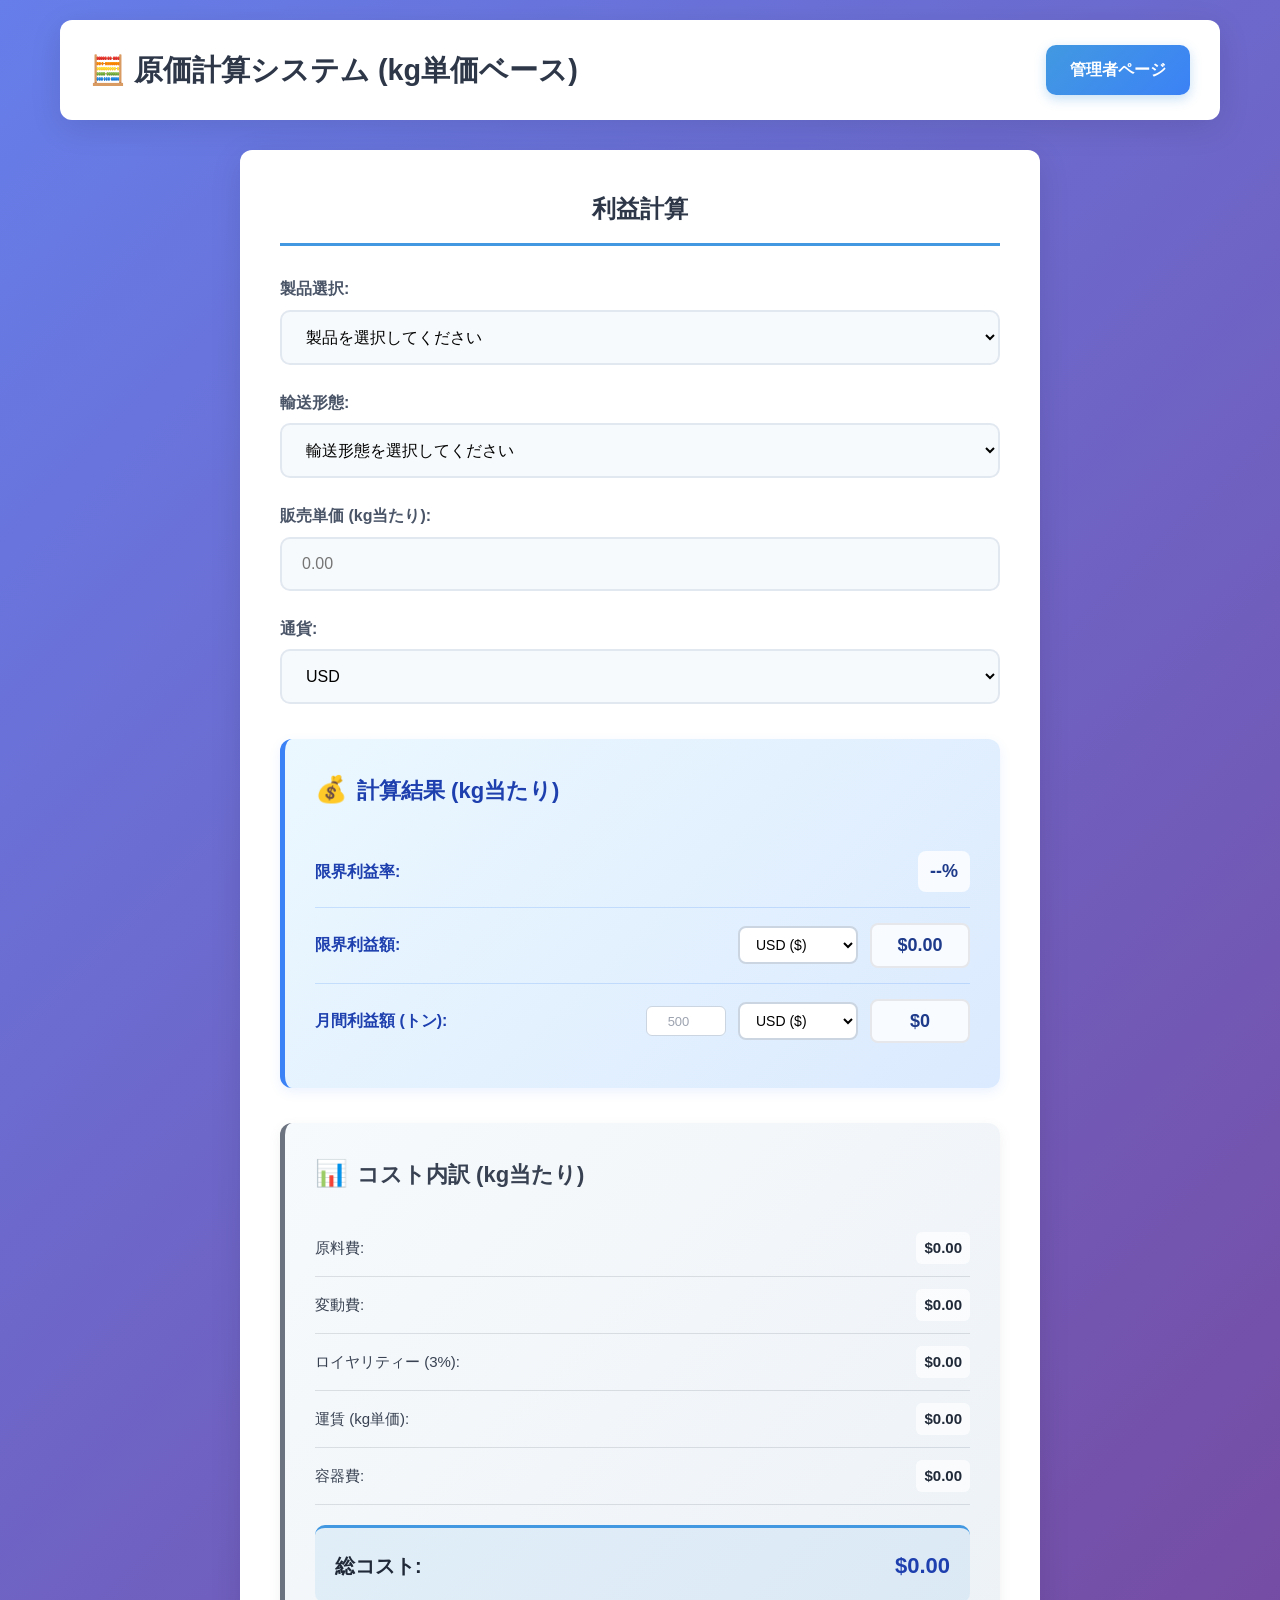
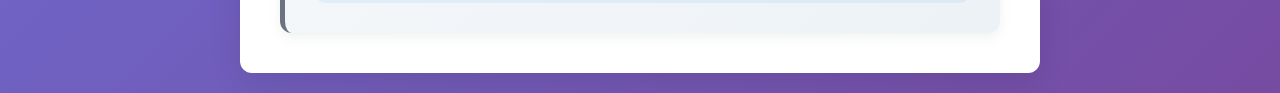
<file: index.html>
<!DOCTYPE html>
<html lang="ja">
<head>
    <meta charset="UTF-8">
    <meta name="viewport" content="width=device-width, initial-scale=1.0">
    <title>原価計算アプリ</title>
    <link rel="stylesheet" href="style.css">
    
    <!-- PWA対応 -->
    <link rel="manifest" href="manifest.json">
    <meta name="theme-color" content="#4299e1">
    <meta name="apple-mobile-web-app-capable" content="yes">
    <meta name="apple-mobile-web-app-status-bar-style" content="default">
    <meta name="apple-mobile-web-app-title" content="原価計算">
    
    <!-- Favicon設定 -->
    <link rel="icon" type="image/svg+xml" href="[data-uri]">
    <link rel="shortcut icon" href="[data-uri]">
    
    <!-- Apple Touch Icon -->
    <link rel="apple-touch-icon" href="[data-uri]">
</head>
<body>
    <div class="container">
        <header>
            <h1>🧮 原価計算システム (kg単価ベース)</h1>
            <nav>
                <a href="admin.html" class="admin-btn">管理者ページ</a>
            </nav>
        </header>

        <main>
            <div class="calc-form">
                <h2>利益計算</h2>
                
                <div class="input-group">
                    <label for="product">製品選択:</label>
                    <select id="product" onchange="updateCalculation()">
                        <option value="">製品を選択してください</option>
                    </select>
                </div>

                <div class="input-group">
                    <label for="shipping-type">輸送形態:</label>
                    <select id="shipping-type" onchange="updateCalculation()">
                        <option value="">輸送形態を選択してください</option>
                        <option value="fcl20">FCL(20ft)</option>
                        <option value="fcl40">FCL(40ft)</option>
                        <option value="flexi">Flexi</option>
                        <option value="iso">ISO</option>
                    </select>
                </div>

                <div class="input-group">
                    <label for="price">販売単価 (kg当たり):</label>
                    <input type="number" id="price" step="0.01" placeholder="0.00" oninput="updateCalculation()">
                </div>

                <div class="input-group">
                    <label for="currency">通貨:</label>
                    <select id="currency" onchange="updateCalculation()">
                        <option value="USD">USD</option>
                        <option value="RMB">RMB</option>
                        <option value="VND">VND</option>
                    </select>
                </div>

                <div class="product-info" id="product-info" style="display:none;">
                    <h3>製品・輸送情報</h3>
                    <div class="info-item">
                        <span>登録数量:</span>
                        <span id="product-quantity">-kg</span>
                    </div>
                    <div class="info-item">
                        <span>選択輸送形態:</span>
                        <span id="selected-shipping">-</span>
                    </div>
                    <div class="info-item">
                        <span>運賃総額:</span>
                        <span id="total-shipping-cost">$0.00</span>
                    </div>
                    <div class="info-item">
                        <span>運賃単価:</span>
                        <span id="logistics-unit-price">$0.00/kg</span>
                    </div>
                </div>

                <div class="results" id="results">
    <h3>計算結果 (kg当たり)</h3>
    <div class="result-item">
        <span>限界利益率:</span>
        <span id="profit-rate">--%</span>
    </div>
    <div class="result-item">
        <span>限界利益額:</span>
        <div class="profit-currency-group">
            <select id="profit-currency" onchange="updateProfitDisplay()">
                <option value="USD">USD ($)</option>
                <option value="RMB">RMB (¥)</option>
                <option value="VND">VND (₫)</option>
                <option value="JPY">JPY (¥)</option>
            </select>
            <span id="profit-amount">$0.00</span>
        </div>
    </div>
    <div class="result-item">
        <span>月間利益額 (トン):</span>
        <div class="profit-currency-group">
            <input type="number" id="monthly-volume" step="0.1" placeholder="500" oninput="updateMonthlyProfit()" style="width: 80px; padding: 6px 10px; border: 1px solid #cbd5e1; border-radius: 6px; background: white; font-size: 14px;">
            <select id="monthly-currency" onchange="updateMonthlyProfit()">
                <option value="USD">USD ($)</option>
                <option value="RMB">RMB (¥)</option>
                <option value="VND">VND (₫)</option>
                <option value="JPY">JPY (¥)</option>
            </select>
            <span id="monthly-profit-amount">$0</span>
        </div>
    </div>
</div>

  
                <div class="cost-breakdown" id="cost-breakdown">
                    <h3>コスト内訳 (kg当たり)</h3>
                    <div class="breakdown-item">
                        <span>原料費:</span>
                        <span id="raw-cost">$0.00</span>
                    </div>
                    <div class="breakdown-item">
                        <span>変動費:</span>
                        <span id="variable-cost">$0.00</span>
                    </div>
                    <div class="breakdown-item">
                        <span>ロイヤリティー (3%):</span>
                        <span id="royalty-cost">$0.00</span>
                    </div>
                    <div class="breakdown-item">
                        <span>運賃 (kg単価):</span>
                        <span id="logistics-cost">$0.00</span>
                    </div>
                    <div class="breakdown-item">
                        <span>容器費:</span>
                        <span id="container-cost">$0.00</span>
                    </div>
                    <div class="breakdown-total">
                        <span>総コスト:</span>
                        <span id="total-cost">$0.00</span>
                    </div>
                </div>
            </div>
        </main>
    </div>

    <script src="script.js"></script>
</body>
</html>
</file>
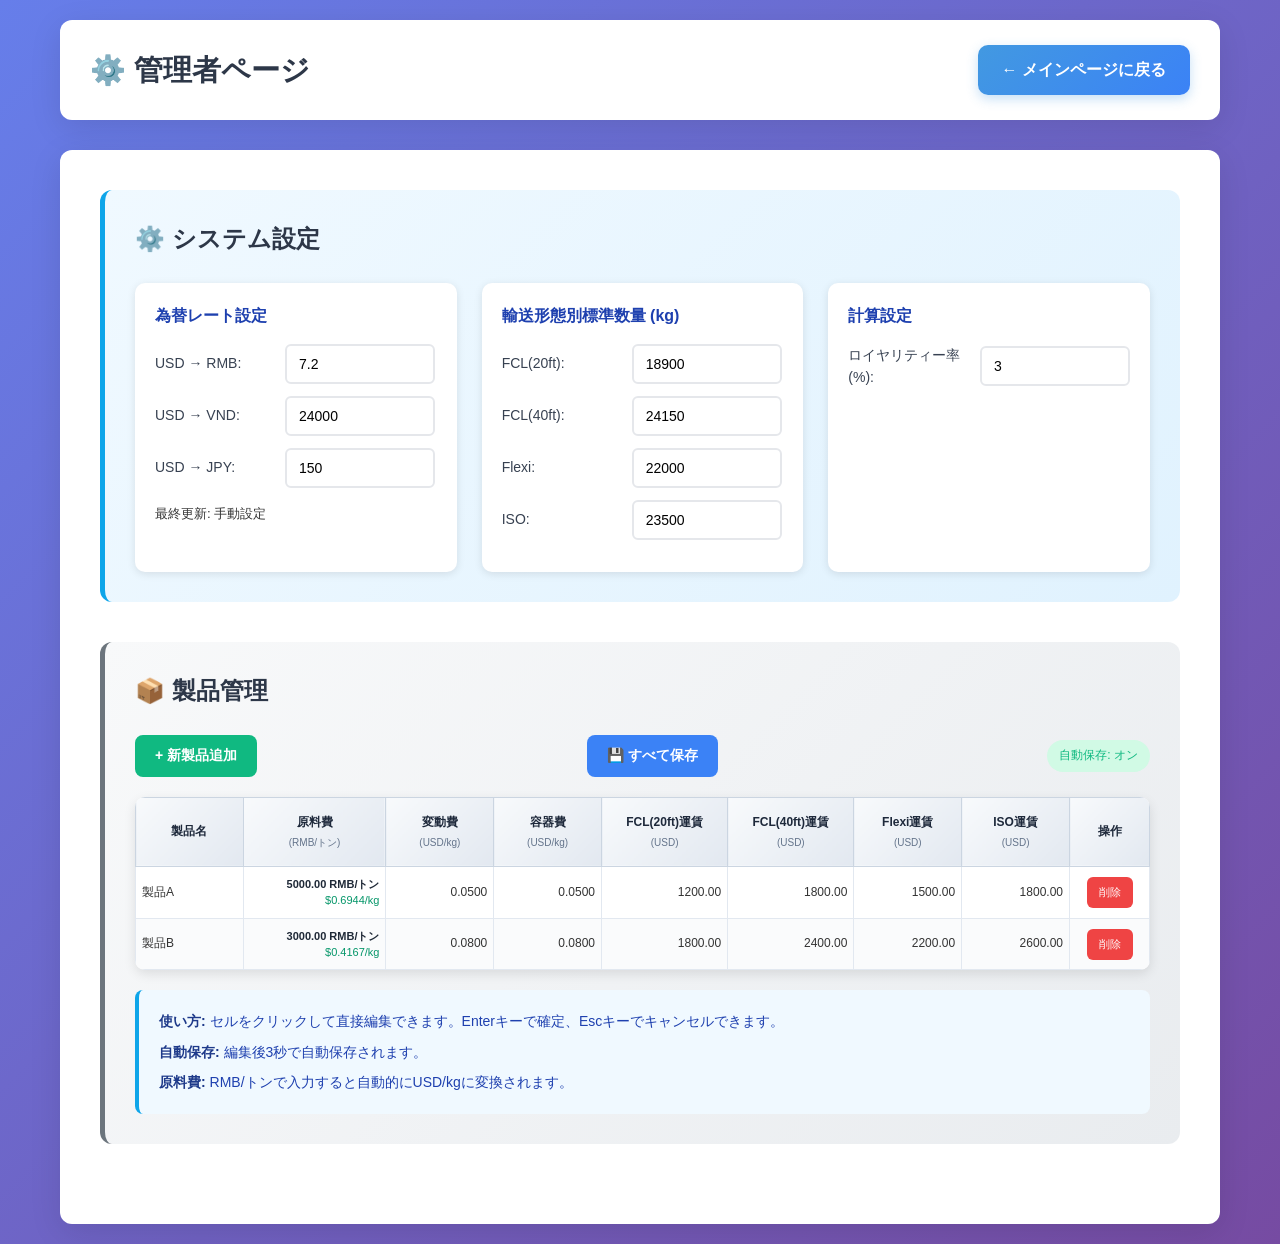
<file: admin.html>
<!DOCTYPE html>
<html lang="ja">
<head>
    <meta charset="UTF-8">
    <meta name="viewport" content="width=device-width, initial-scale=1.0">
    <title>管理者ページ - 原価計算アプリ</title>
    <link rel="stylesheet" href="style.css">
    
    <!-- PWA対応 -->
    <link rel="manifest" href="manifest.json">
    <meta name="theme-color" content="#4299e1">
    <meta name="apple-mobile-web-app-capable" content="yes">
    <meta name="apple-mobile-web-app-status-bar-style" content="default">
    <meta name="apple-mobile-web-app-title" content="原価計算">
    
    <!-- Favicon設定 -->
    <link rel="icon" type="image/svg+xml" href="[data-uri]">
    <link rel="shortcut icon" href="[data-uri]">
    
    <!-- Apple Touch Icon -->
    <link rel="apple-touch-icon" href="[data-uri]">
</head>
<body>
    <div class="container">
        <header>
            <h1>⚙️ 管理者ページ</h1>
            <nav>
                <a href="index.html" class="back-btn">← メインページに戻る</a>
            </nav>
        </header>

        <main>
            <div class="admin-panel">
                <!-- システム設定セクション -->
                <section class="system-settings">
                    <h2>⚙️ システム設定</h2>
                    
                    <div class="settings-grid">
                        <div class="setting-group">
                            <h3>為替レート設定</h3>
                            <div class="rate-group">
                                <label>USD → RMB:</label>
                                <input type="number" id="usd-rmb" step="0.01" value="7.20" onchange="saveExchangeRates()">
                            </div>
                            <div class="rate-group">
                                <label>USD → VND:</label>
                                <input type="number" id="usd-vnd" step="1" value="24000" onchange="saveExchangeRates()">
                            </div>
                            <div class="rate-group">
                                <label>USD → JPY:</label>
                                <input type="number" id="usd-jpy" step="0.1" value="150.0" onchange="saveExchangeRates()">
                            </div>
                            <div class="rate-update-info">
                                <small>最終更新: <span id="rate-update-time">手動設定</span></small>
                            </div>
                        </div>

                        <div class="setting-group">
                            <h3>輸送形態別標準数量 (kg)</h3>
                            <div class="quantity-group">
                                <label>FCL(20ft):</label>
                                <input type="number" id="fcl20-quantity" value="18900" onchange="saveShippingQuantities()">
                            </div>
                            <div class="quantity-group">
                                <label>FCL(40ft):</label>
                                <input type="number" id="fcl40-quantity" value="24150" onchange="saveShippingQuantities()">
                            </div>
                            <div class="quantity-group">
                                <label>Flexi:</label>
                                <input type="number" id="flexi-quantity" value="22000" onchange="saveShippingQuantities()">
                            </div>
                            <div class="quantity-group">
                                <label>ISO:</label>
                                <input type="number" id="iso-quantity" value="23500" onchange="saveShippingQuantities()">
                            </div>
                        </div>

                        <div class="setting-group">
                            <h3>計算設定</h3>
                            <div class="calc-group">
                                <label>ロイヤリティー率 (%):</label>
                                <input type="number" id="royalty-rate" step="0.1" value="3.0" onchange="saveCalculationSettings()">
                            </div>
                        </div>
                    </div>
                </section>

                <!-- 製品管理セクション -->
                <section class="product-management">
                    <h2>📦 製品管理</h2>
                    
                    <div class="table-controls">
                        <button class="add-row-btn" onclick="addNewProduct()">+ 新製品追加</button>
                        <button class="save-all-btn" onclick="saveAllProducts()">💾 すべて保存</button>
                        <div class="auto-save-status" id="auto-save-status">自動保存: オン</div>
                    </div>

                    <div class="editable-table-container">
                        <table class="editable-table" id="products-editable-table">
                            <thead>
                                <tr>
                                    <th>製品名</th>
                                    <th>原料費<br><small>(RMB/トン)</small></th>
                                    <th>変動費<br><small>(USD/kg)</small></th>
                                    <th>容器費<br><small>(USD/kg)</small></th>
                                    <th>FCL(20ft)運賃<br><small>(USD)</small></th>
                                    <th>FCL(40ft)運賃<br><small>(USD)</small></th>
                                    <th>Flexi運賃<br><small>(USD)</small></th>
                                    <th>ISO運賃<br><small>(USD)</small></th>
                                    <th>操作</th>
                                </tr>
                            </thead>
                            <tbody id="editable-products-body">
                                <!-- 製品データがここに表示される -->
                            </tbody>
                        </table>
                    </div>

                    <div class="table-info">
                        <p><strong>使い方:</strong> セルをクリックして直接編集できます。Enterキーで確定、Escキーでキャンセルできます。</p>
                        <p><strong>自動保存:</strong> 編集後3秒で自動保存されます。</p>
                        <p><strong>原料費:</strong> RMB/トンで入力すると自動的にUSD/kgに変換されます。</p>
                    </div>
                </section>

                <!-- 従来のフォーム（バックアップ用） -->
                <section class="legacy-form" style="display: none;">
                    <h2>従来の入力フォーム</h2>
                    <div class="add-product">
                        <h3 id="form-title">新製品追加</h3>
                        <div class="product-form">
                            <input type="hidden" id="edit-product-id" value="">
                            <input type="text" id="new-product-name" placeholder="製品名">
                            
                            <!-- 原料費入力部分 -->
                            <div class="cost-input-group">
                                <input type="number" id="new-raw-cost" step="0.01" placeholder="原料費 (RMB/トン)" oninput="updateRawCostConversion()">
                                <div class="converted-cost" id="raw-cost-converted">
                                    = $0.00/kg (USD)
                                </div>
                            </div>
                            
                            <input type="number" id="new-variable-cost" step="0.01" placeholder="変動費 (USD/kg)">
                            <input type="number" id="new-container-cost" step="0.01" placeholder="容器費 (USD/kg)">
                            
                            <!-- 輸送形態別運賃設定 -->
                            <div class="shipping-costs">
                                <h4>輸送形態別運賃設定</h4>
                                <div class="shipping-form">
                                    <input type="number" id="new-fcl20-cost" step="0.01" placeholder="FCL(20ft) 運賃総額 (USD)">
                                    <input type="number" id="new-fcl40-cost" step="0.01" placeholder="FCL(40ft) 運賃総額 (USD)">
                                    <input type="number" id="new-flexi-cost" step="0.01" placeholder="Flexi 運賃総額 (USD)">
                                    <input type="number" id="new-iso-cost" step="0.01" placeholder="ISO 運賃総額 (USD)">
                                </div>
                            </div>
                            
                            <div class="form-buttons">
                                <button id="save-btn" onclick="saveProduct()">製品追加</button>
                                <button id="cancel-btn" onclick="cancelEdit()" style="display:none;">キャンセル</button>
                            </div>
                        </div>
                    </div>
                </section>
            </div>
        </main>
    </div>

    <!-- 保存状態インジケーター -->
    <div id="save-indicator" class="save-indicator"></div>

    <script src="script.js"></script>
</body>
</html>
</file>
<file: style.css>
* {
    margin: 0;
    padding: 0;
    box-sizing: border-box;
}

body {
    font-family: 'Segoe UI', Tahoma, Geneva, Verdana, sans-serif;
    background: linear-gradient(135deg, #667eea 0%, #764ba2 100%);
    min-height: 100vh;
    color: #333;
    line-height: 1.6;
}

.container {
    max-width: 1200px;
    margin: 0 auto;
    padding: 20px;
}

/* ヘッダー */
header {
    background: white;
    padding: 25px 30px;
    border-radius: 12px;
    box-shadow: 0 8px 32px rgba(0,0,0,0.1);
    margin-bottom: 30px;
    display: flex;
    justify-content: space-between;
    align-items: center;
    flex-wrap: wrap;
    gap: 15px;
}

header h1 {
    color: #2d3748;
    font-size: 1.8em;
    font-weight: 600;
    margin: 0;
}

.admin-btn, .back-btn {
    background: linear-gradient(135deg, #4299e1 0%, #3b82f6 100%);
    color: white;
    padding: 12px 24px;
    text-decoration: none;
    border-radius: 10px;
    transition: all 0.3s ease;
    font-weight: 600;
    display: inline-block;
    box-shadow: 0 4px 12px rgba(66, 153, 225, 0.3);
}

.admin-btn:hover, .back-btn:hover {
    background: linear-gradient(135deg, #3182ce 0%, #2563eb 100%);
    transform: translateY(-2px);
    box-shadow: 0 6px 20px rgba(66, 153, 225, 0.4);
}

/* メインページの計算フォーム */
.calc-form {
    background: white;
    padding: 40px;
    border-radius: 12px;
    box-shadow: 0 8px 32px rgba(0,0,0,0.1);
    max-width: 800px;
    margin: 0 auto;
}

.calc-form h2 {
    color: #2d3748;
    font-size: 24px;
    font-weight: 600;
    margin-bottom: 30px;
    text-align: center;
    border-bottom: 3px solid #4299e1;
    padding-bottom: 15px;
}

/* 入力グループ */
.input-group {
    margin-bottom: 25px;
}

.input-group label {
    display: block;
    margin-bottom: 8px;
    font-weight: 600;
    color: #4a5568;
    font-size: 16px;
}

.input-group input, 
.input-group select {
    width: 100%;
    padding: 16px 20px;
    border: 2px solid #e2e8f0;
    border-radius: 10px;
    font-size: 16px;
    transition: all 0.3s ease;
    background: #f7fafc;
    box-sizing: border-box;
}

.input-group input:focus, 
.input-group select:focus {
    outline: none;
    border-color: #4299e1;
    background: white;
    box-shadow: 0 0 0 3px rgba(66, 153, 225, 0.1);
    transform: translateY(-1px);
}

/* 製品情報ボックス */
.product-info {
    margin-top: 30px;
    padding: 25px;
    background: linear-gradient(135deg, #e6fffa 0%, #b2f5ea 100%);
    border-radius: 12px;
    border-left: 5px solid #38b2ac;
    box-shadow: 0 4px 12px rgba(56, 178, 172, 0.1);
}

.product-info h3 {
    color: #234e52;
    margin-bottom: 20px;
    font-size: 20px;
    font-weight: 600;
    display: flex;
    align-items: center;
}

.product-info h3:before {
    content: "📦";
    margin-right: 10px;
    font-size: 24px;
}

.info-item {
    display: flex;
    justify-content: space-between;
    align-items: center;
    padding: 12px 0;
    color: #2d3748;
    font-weight: 500;
    border-bottom: 1px solid rgba(56, 178, 172, 0.2);
    font-size: 15px;
}

.info-item:last-child {
    border-bottom: none;
}

.info-item span:first-child {
    color: #234e52;
    font-weight: 600;
}

.info-item span:last-child {
    color: #065f46;
    font-weight: 700;
    background: rgba(255, 255, 255, 0.7);
    padding: 4px 8px;
    border-radius: 6px;
}

/* 結果表示エリア */
.results {
    margin-top: 35px;
    padding: 30px;
    background: linear-gradient(135deg, #ebf8ff 0%, #dbeafe 100%);
    border-radius: 12px;
    border-left: 5px solid #3b82f6;
    box-shadow: 0 4px 12px rgba(59, 130, 246, 0.1);
}

.results h3 {
    color: #1e40af;
    margin-bottom: 25px;
    font-size: 22px;
    font-weight: 600;
    display: flex;
    align-items: center;
}

.results h3:before {
    content: "💰";
    margin-right: 10px;
    font-size: 26px;
}

.result-item {
    display: flex;
    justify-content: space-between;
    align-items: center;
    padding: 15px 0;
    border-bottom: 1px solid rgba(59, 130, 246, 0.2);
    font-size: 16px;
}

.result-item:last-child {
    border-bottom: none;
}

.result-item span:first-child {
    color: #1e40af;
    font-weight: 600;
}

.result-item span:last-child {
    color: #1e3a8a;
    font-weight: 700;
    font-size: 18px;
    background: rgba(255, 255, 255, 0.8);
    padding: 6px 12px;
    border-radius: 8px;
}

/* コスト内訳 */
.cost-breakdown {
    margin-top: 35px;
    padding: 30px;
    background: linear-gradient(135deg, #f7fafc 0%, #edf2f7 100%);
    border-radius: 12px;
    border-left: 5px solid #6b7280;
    box-shadow: 0 4px 12px rgba(107, 114, 128, 0.1);
}

.cost-breakdown h3 {
    color: #374151;
    margin-bottom: 25px;
    font-size: 22px;
    font-weight: 600;
    display: flex;
    align-items: center;
}

.cost-breakdown h3:before {
    content: "📊";
    margin-right: 10px;
    font-size: 26px;
}

.breakdown-item {
    display: flex;
    justify-content: space-between;
    align-items: center;
    padding: 12px 0;
    border-bottom: 1px solid rgba(107, 114, 128, 0.2);
    font-size: 15px;
}

.breakdown-item:last-child {
    border-bottom: none;
}

.breakdown-item span:first-child {
    color: #374151;
    font-weight: 500;
}

.breakdown-item span:last-child {
    color: #1f2937;
    font-weight: 600;
    background: rgba(255, 255, 255, 0.7);
    padding: 4px 8px;
    border-radius: 6px;
}

.breakdown-total {
    display: flex;
    justify-content: space-between;
    align-items: center;
    padding: 20px;
    font-weight: bold;
    font-size: 20px;
    color: #1f2937;
    border-top: 3px solid #4299e1;
    margin-top: 20px;
    background: rgba(66, 153, 225, 0.1);
    border-radius: 10px;
}

.breakdown-total span:last-child {
    color: #1e40af;
    font-size: 22px;
}

/* 管理者ページ用スタイル */
.admin-panel {
    background: white;
    padding: 40px;
    border-radius: 12px;
    box-shadow: 0 8px 32px rgba(0,0,0,0.1);
}

/* システム設定 */
.system-settings {
    margin-bottom: 40px;
    padding: 30px;
    background: linear-gradient(135deg, #f0f9ff 0%, #e0f2fe 100%);
    border-radius: 12px;
    border-left: 5px solid #0ea5e9;
}

.system-settings h2 {
    color: #2d3748;
    margin-bottom: 25px;
    font-size: 24px;
    font-weight: 600;
}

.settings-grid {
    display: grid;
    grid-template-columns: repeat(auto-fit, minmax(280px, 1fr));
    gap: 25px;
}

.setting-group {
    background: white;
    padding: 20px;
    border-radius: 10px;
    box-shadow: 0 2px 8px rgba(0,0,0,0.1);
}

.setting-group h3 {
    color: #1e40af;
    margin-bottom: 15px;
    font-size: 16px;
    font-weight: 600;
}

.rate-group, .quantity-group, .calc-group {
    display: flex;
    align-items: center;
    margin-bottom: 12px;
    gap: 10px;
}

.rate-group label, .quantity-group label, .calc-group label {
    min-width: 120px;
    font-weight: 500;
    color: #374151;
    font-size: 14px;
}

.rate-group input, .quantity-group input, .calc-group input {
    flex: 1;
    max-width: 150px;
    padding: 10px 12px;
    border: 2px solid #e5e7eb;
    border-radius: 6px;
    font-size: 14px;
    transition: border-color 0.3s ease;
}

.rate-group input:focus, .quantity-group input:focus, .calc-group input:focus {
    outline: none;
    border-color: #3b82f6;
}

/* 製品管理 */
.product-management {
    margin-bottom: 40px;
    padding: 30px;
    background: linear-gradient(135deg, #f8f9fa 0%, #e9ecef 100%);
    border-radius: 12px;
    border-left: 5px solid #6c757d;
}

.product-management h2 {
    color: #2d3748;
    margin-bottom: 25px;
    font-size: 24px;
    font-weight: 600;
}

/* テーブルコントロール */
.table-controls {
    display: flex;
    justify-content: space-between;
    align-items: center;
    margin-bottom: 20px;
    flex-wrap: wrap;
    gap: 15px;
}

.add-row-btn, .save-all-btn {
    padding: 12px 20px;
    border: none;
    border-radius: 8px;
    font-weight: 600;
    cursor: pointer;
    transition: all 0.3s ease;
    font-size: 14px;
}

.add-row-btn {
    background: #10b981;
    color: white;
}

.add-row-btn:hover {
    background: #059669;
    transform: translateY(-1px);
}

.save-all-btn {
    background: #3b82f6;
    color: white;
}

.save-all-btn:hover {
    background: #2563eb;
    transform: translateY(-1px);
}

.auto-save-status {
    font-size: 12px;
    color: #10b981;
    font-weight: 500;
    padding: 6px 12px;
    background: #d1fae5;
    border-radius: 20px;
}

/* エクセル風編集可能テーブル */
.editable-table-container {
    overflow-x: auto;
    border-radius: 10px;
    box-shadow: 0 4px 12px rgba(0,0,0,0.1);
    background: white;
    max-width: 100%;
}

.editable-table {
    width: 100%;
    border-collapse: collapse;
    font-size: 13px;
    min-width: 800px;
}

.editable-table th {
    background: linear-gradient(135deg, #f8fafc 0%, #e2e8f0 100%);
    color: #1e293b;
    font-weight: 600;
    padding: 15px 10px;
    text-align: center;
    border: 1px solid #cbd5e1;
    position: sticky;
    top: 0;
    z-index: 10;
    white-space: nowrap;
}

.editable-table th small {
    display: block;
    font-weight: 400;
    color: #64748b;
    margin-top: 3px;
    font-size: 11px;
}

.editable-table td {
    padding: 0;
    border: 1px solid #e2e8f0;
    position: relative;
    vertical-align: middle;
}

.editable-table tbody tr:hover {
    background: #f8fafc;
}

.editable-table tbody tr:nth-child(even) {
    background: #fafbfc;
}

.editable-table tbody tr:nth-child(even):hover {
    background: #f1f5f9;
}

/* 編集可能セル */
.editable-cell {
    padding: 12px 10px;
    min-height: 45px;
    cursor: text;
    transition: all 0.2s ease;
    display: flex;
    align-items: center;
    justify-content: flex-start;
    min-width: 80px;
    word-break: break-word;
}

.editable-cell:hover {
    background: #e0f2fe !important;
    outline: 2px solid #0ea5e9;
    outline-offset: -2px;
}

.editable-cell.editing {
    padding: 0 !important;
    background: white !important;
    outline: 3px solid #3b82f6 !important;
    outline-offset: -3px;
}

.editable-cell input {
    width: 100%;
    padding: 12px 10px;
    border: none;
    outline: none;
    font-size: 13px;
    background: transparent;
}

.editable-cell.number {
    text-align: right;
    justify-content: flex-end;
}

.editable-cell.converted-display {
    font-size: 11px;
    color: #6b7280;
    flex-direction: column;
    align-items: flex-end;
    justify-content: center;
    line-height: 1.3;
}

.editable-cell.converted-display .original {
    font-weight: 600;
    color: #1f2937;
    margin-bottom: 2px;
}

.editable-cell.converted-display .converted {
    color: #059669;
    font-weight: 500;
}

/* アクションセル */
.action-cell {
    padding: 10px;
    text-align: center;
    width: 80px;
}

.delete-row-btn {
    background: #ef4444;
    color: white;
    border: none;
    padding: 8px 12px;
    border-radius: 6px;
    cursor: pointer;
    font-size: 11px;
    font-weight: 500;
    transition: all 0.3s ease;
}

.delete-row-btn:hover {
    background: #dc2626;
    transform: scale(1.05);
}

/* テーブル情報 */
.table-info {
    margin-top: 20px;
    padding: 20px;
    background: #f0f9ff;
    border-radius: 8px;
    border-left: 4px solid #0ea5e9;
}

.table-info p {
    margin-bottom: 8px;
    font-size: 14px;
    color: #1e40af;
}

.table-info p:last-child {
    margin-bottom: 0;
}

.table-info strong {
    color: #1e3a8a;
}

/* 保存状態インジケーター */
.save-indicator {
    position: fixed;
    top: 20px;
    right: 20px;
    padding: 12px 20px;
    border-radius: 8px;
    font-size: 13px;
    font-weight: 600;
    z-index: 1000;
    transition: all 0.3s ease;
    transform: translateY(-100px);
    box-shadow: 0 4px 12px rgba(0,0,0,0.15);
}

.save-indicator.show {
    transform: translateY(0);
}

.save-indicator.saving {
    background: #fbbf24;
    color: #92400e;
}

.save-indicator.saved {
    background: #10b981;
    color: white;
}

.save-indicator.error {
    background: #ef4444;
    color: white;
}

/* 原料費入力用のスタイル（従来のフォーム用） */
.cost-input-group {
    display: flex;
    flex-direction: column;
    gap: 8px;
    margin-bottom: 20px;
}

.converted-cost {
    font-size: 12px;
    color: #4a5568;
    padding: 6px 10px;
    background: #e6fffa;
    border-radius: 6px;
    border-left: 3px solid #38b2ac;
}

/* 輸送形態設定用スタイル */
.shipping-costs {
    grid-column: 1 / -1;
    margin: 20px 0;
    padding: 20px;
    background: #f0f8ff;
    border-radius: 8px;
    border-left: 4px solid #17a2b8;
}

.shipping-costs h4 {
    color: #2d3748;
    margin-bottom: 15px;
    font-size: 16px;
    font-weight: 600;
}

.shipping-form {
    display: grid;
    grid-template-columns: repeat(auto-fit, minmax(200px, 1fr));
    gap: 15px;
}

.shipping-form input {
    padding: 12px 16px;
    border: 2px solid #e2e8f0;
    border-radius: 8px;
    font-size: 14px;
    background: white;
}

/* レスポンシブ対応 */
@media (max-width: 1200px) {
    .container {
        padding: 15px;
    }
    
    .editable-table {
        font-size: 12px;
        min-width: 700px;
    }
    
    .editable-table th, .editable-cell {
        padding: 10px 8px;
    }
}

@media (max-width: 768px) {
    header {
        flex-direction: column;
        text-align: center;
        padding: 20px;
    }
    
    header h1 {
        font-size: 1.5em;
        margin-bottom: 15px;
    }
    
    .calc-form, .admin-panel {
        padding: 25px;
        margin: 0 10px;
    }
    
    .calc-form h2 {
        font-size: 20px;
    }
    
    .input-group input, 
    .input-group select {
        padding: 14px 16px;
        font-size: 16px;
    }
    
    .product-info, .results, .cost-breakdown {
        padding: 20px;
        margin-left: 10px;
        margin-right: 10px;
    }
    
    .result-item, .breakdown-item, .info-item {
        flex-direction: column;
        align-items: flex-start;
        gap: 8px;
        padding: 15px 0;
    }
    
    .result-item span:last-child,
    .breakdown-item span:last-child,
    .info-item span:last-child {
        align-self: flex-end;
        font-size: 16px;
    }
    
    .breakdown-total {
        flex-direction: column;
        align-items: flex-start;
        gap: 10px;
    }
    
    .breakdown-total span:last-child {
        align-self: flex-end;
        font-size: 20px;
    }
    
    .settings-grid {
        grid-template-columns: 1fr;
    }
    
    .table-controls {
        flex-direction: column;
        align-items: stretch;
    }
    
    .add-row-btn, .save-all-btn {
        width: 100%;
        margin-bottom: 10px;
    }
    
    .editable-table {
        font-size: 11px;
        min-width: 600px;
    }
    
    .editable-table th {
        padding: 8px 6px;
    }
    
    .editable-cell {
        padding: 8px 6px;
        min-height: 35px;
    }
    
    .rate-group, .quantity-group, .calc-group {
        flex-direction: column;
        align-items: flex-start;
        gap: 5px;
    }
    
    .rate-group input, .quantity-group input, .calc-group input {
        max-width: 100%;
        width: 100%;
    }
}

@media (max-width: 480px) {
    .container {
        padding: 10px;
    }
    
    .calc-form, .admin-panel {
        padding: 20px;
        margin: 0 5px;
    }
    
    .system-settings, .product-management {
        padding: 20px;
    }
    
    .results, .cost-breakdown, .product-info {
        padding: 15px;
    }
    
    header h1 {
        font-size: 1.3em;
    }
    
    .admin-btn, .back-btn {
        padding: 10px 16px;
        font-size: 14px;
    }
    
    .input-group label {
        font-size: 14px;
    }
    
    .product-info h3, .results h3, .cost-breakdown h3 {
        font-size: 18px;
    }
    
    .result-item span:last-child {
        font-size: 16px;
    }
    
    .editable-table {
        min-width: 500px;
    }
    
    .save-indicator {
        right: 10px;
        top: 10px;
        padding: 8px 12px;
        font-size: 12px;
    }
}

/* アニメーション効果 */
@keyframes slideIn {
    from {
        opacity: 0;
        transform: translateY(30px);
    }
    to {
        opacity: 1;
        transform: translateY(0);
    }
}

.calc-form, .product-info, .results, .cost-breakdown, .admin-panel {
    animation: slideIn 0.6s ease-out;
}

.result-item, .breakdown-item, .info-item {
    transition: all 0.3s ease;
}

.result-item:hover, .breakdown-item:hover, .info-item:hover {
    background: rgba(255, 255, 255, 0.5);
    transform: translateX(5px);
    border-radius: 8px;
    padding-left: 10px;
    padding-right: 10px;
}

/* フォーカス時のアクセシビリティ改善 */
.input-group input:focus,
.input-group select:focus,
button:focus {
    outline: 3px solid rgba(66, 153, 225, 0.5);
    outline-offset: 2px;
}

/* スクロールバーのカスタマイズ */
::-webkit-scrollbar {
    width: 8px;
    height: 8px;
}

::-webkit-scrollbar-track {
    background: #f1f1f1;
    border-radius: 4px;
}

::-webkit-scrollbar-thumb {
    background: #c1c1c1;
    border-radius: 4px;
}

::-webkit-scrollbar-thumb:hover {
    background: #a8a8a8;
}

/* 印刷用スタイル */
@media print {
    body {
        background: white;
    }
    
    .container {
        max-width: none;
        padding: 0;
    }
    
    .admin-btn, .back-btn {
        display: none;
    }
    
    .calc-form, .admin-panel, .product-info, .results, .cost-breakdown {
        box-shadow: none;
        border: 1px solid #ddd;
        break-inside: avoid;
    }
    
    .input-group input,
    .input-group select {
        border: 1px solid #ccc;
        background: white;
    }
    
    .save-indicator {
        display: none;
    }
}

/* 管理者ページ - 製品テーブル用CSS（FCL40ft対応） */
.editable-table {
    width: 100%;
    border-collapse: collapse;
    font-size: 13px;
    min-width: 900px; /* 幅を広げる */
}

.editable-table th {
    background: linear-gradient(135deg, #f8fafc 0%, #e2e8f0 100%);
    color: #1e293b;
    font-weight: 600;
    padding: 15px 8px; /* パディング調整 */
    text-align: center;
    border: 1px solid #cbd5e1;
    position: sticky;
    top: 0;
    z-index: 10;
    white-space: nowrap;
    font-size: 12px; /* フォントサイズ調整 */
}

.editable-table th small {
    display: block;
    font-weight: 400;
    color: #64748b;
    margin-top: 3px;
    font-size: 10px;
}

.editable-table td {
    padding: 0;
    border: 1px solid #e2e8f0;
    position: relative;
    vertical-align: middle;
    min-width: 80px; /* 最小幅設定 */
}

/* 編集可能セルの調整 */
.editable-cell {
    padding: 10px 6px; /* パディング調整 */
    min-height: 40px;
    cursor: text;
    transition: all 0.2s ease;
    display: flex;
    align-items: center;
    justify-content: flex-start;
    min-width: 70px;
    word-break: break-word;
    font-size: 12px; /* フォントサイズ調整 */
}

/* レスポンシブ対応 */
@media (max-width: 1200px) {
    .editable-table {
        min-width: 800px;
        font-size: 11px;
    }
    
    .editable-cell {
        padding: 8px 4px;
        min-height: 35px;
        font-size: 11px;
    }
    
    .editable-table th {
        padding: 12px 6px;
        font-size: 11px;
    }
}

@media (max-width: 768px) {
    .editable-table {
        min-width: 600px;
        font-size: 10px;
    }
    
    .editable-cell {
        padding: 6px 3px;
        min-height: 30px;
        font-size: 10px;
    }
    
    .editable-table th {
        padding: 10px 4px;
        font-size: 10px;
    }
}

/* 利益通貨選択グループ */
.profit-currency-group {
    display: flex;
    align-items: center;
    gap: 10px;
}

.profit-currency-group select {
    padding: 6px 10px;
    border: 1px solid #cbd5e1;
    border-radius: 6px;
    background: white;
    font-size: 14px;
}

.profit-currency-group span {
    font-weight: 700;
    font-size: 18px;
    color: #1e3a8a;
    background: rgba(255, 255, 255, 0.8);
    padding: 6px 12px;
    border-radius: 8px;
}

/* 月間利益計算 */
.monthly-profit {
    margin-top: 30px;
    padding: 25px;
    background: linear-gradient(135deg, #f0fdf4 0%, #dcfce7 100%);
    border-radius: 12px;
    border-left: 5px solid #22c55e;
    box-shadow: 0 4px 12px rgba(34, 197, 94, 0.1);
}

.monthly-profit h3 {
    color: #15803d;
    margin-bottom: 20px;
    font-size: 20px;
    font-weight: 600;
    display: flex;
    align-items: center;
}

.monthly-profit h3:before {
    content: "📈";
    margin-right: 10px;
    font-size: 24px;
}

.monthly-input-group {
    margin-bottom: 20px;
}

.monthly-input-group label {
    display: block;
    margin-bottom: 8px;
    font-weight: 600;
    color: #15803d;
    font-size: 16px;
}

.monthly-input-group input {
    width: 100%;
    max-width: 200px;
    padding: 12px 16px;
    border: 2px solid #bbf7d0;
    border-radius: 8px;
    font-size: 16px;
    transition: all 0.3s ease;
}

.monthly-input-group input:focus {
    outline: none;
    border-color: #22c55e;
    box-shadow: 0 0 0 3px rgba(34, 197, 94, 0.1);
}

.monthly-result {
    display: flex;
    justify-content: space-between;
    align-items: center;
    padding: 15px 0;
    font-size: 16px;
}

.monthly-currencies {
    display: grid;
    grid-template-columns: repeat(auto-fit, minmax(120px, 1fr));
    gap: 15px;
}

.currency-result {
    text-align: center;
    padding: 10px;
    background: rgba(255, 255, 255, 0.7);
    border-radius: 8px;
}

.currency-label {
    display: block;
    font-size: 12px;
    color: #15803d;
    font-weight: 600;
    margin-bottom: 4px;
}

.currency-result span:last-child {
    font-weight: 700;
    font-size: 16px;
    color: #166534;
}

/* レスポンシブ対応 */
@media (max-width: 768px) {
    .profit-currency-group {
        flex-direction: column;
        align-items: flex-start;
        gap: 8px;
    }
    
    .monthly-result {
        flex-direction: column;
        align-items: flex-start;
        gap: 15px;
    }
    
    .monthly-currencies {
        grid-template-columns: repeat(2, 1fr);
        width: 100%;
    }
}
/* 既存のCSS内容... */

/* スクロールバーのカスタマイズ */
::-webkit-scrollbar {
    width: 8px;
    height: 8px;
}

::-webkit-scrollbar-track {
    background: #f1f1f1;
    border-radius: 4px;
}

::-webkit-scrollbar-thumb {
    background: #c1c1c1;
    border-radius: 4px;
}

::-webkit-scrollbar-thumb:hover {
    background: #a8a8a8;
}

/* 印刷用スタイル */
@media print {
    body {
        background: white;
    }
    
    .container {
        max-width: none;
        padding: 0;
    }
    
    .admin-btn, .back-btn {
        display: none;
    }
    
    .calc-form, .admin-panel, .product-info, .results, .cost-breakdown {
        box-shadow: none;
        border: 1px solid #ddd;
        break-inside: avoid;
    }
    
    .input-group input,
    .input-group select {
        border: 1px solid #ccc;
        background: white;
    }
    
    .save-indicator {
        display: none;
    }
}

/* ここから下に新しいCSSを追加 */

/* =================================== */
/* 新機能対応の追加スタイル */
/* =================================== */

/* 利益表示の改善 */
.results .result-item:first-child span:last-child {
    font-size: 20px;
    font-weight: 800;
}

.results .result-item:first-child span:last-child[style*="color: #dc2626"] {
    color: #dc2626 !important; /* 赤字の場合 */
}

.results .result-item:first-child span:last-child[style*="color: #059669"] {
    color: #059669 !important; /* 黒字の場合 */
}

/* 利益通貨選択の改善 */
.profit-currency-group {
    display: flex;
    align-items: center;
    gap: 12px;
    flex-wrap: wrap;
}

.profit-currency-group select {
    padding: 8px 12px;
    border: 2px solid #cbd5e1;
    border-radius: 8px;
    background: white;
    font-size: 14px;
    font-weight: 500;
    min-width: 120px;
    transition: all 0.3s ease;
}

.profit-currency-group select:focus {
    outline: none;
    border-color: #3b82f6;
    box-shadow: 0 0 0 3px rgba(59, 130, 246, 0.1);
}

.profit-currency-group span {
    font-weight: 700;
    font-size: 18px;
    color: #1e3a8a;
    background: rgba(255, 255, 255, 0.9);
    padding: 8px 14px;
    border-radius: 8px;
    border: 2px solid #e5e7eb;
    min-width: 100px;
    text-align: center;
}

/* 月間利益計算の表示制御改善 */
.monthly-profit.show {
    display: block;
    animation: slideIn 0.5s ease-out;
}

/* ロイヤリティー率の動的表示 */
.breakdown-item.royalty-item span:first-child {
    color: #7c3aed;
}

.breakdown-item.royalty-item span:last-child {
    color: #6b21a8;
    background: rgba(124, 58, 237, 0.1);
}

/* エラー状態のスタイル */
.input-group.error input,
.input-group.error select {
    border-color: #ef4444;
    background: #fef2f2;
}

.input-group.error label {
    color: #dc2626;
}

/* 成功状態のスタイル */
.input-group.success input,
.input-group.success select {
    border-color: #10b981;
    background: #f0fdf4;
}

/* 計算結果のアニメーション改善 */
.results, .monthly-profit, .cost-breakdown {
    transition: all 0.3s ease;
}

.results.updated, .monthly-profit.updated, .cost-breakdown.updated {
    transform: scale(1.02);
    box-shadow: 0 8px 25px rgba(59, 130, 246, 0.15);
}

/* 製品情報の改善 */
.product-info.show {
    animation: slideIn 0.5s ease-out;
}

/* レスポンシブ対応の改善 */
@media (max-width: 768px) {
    .profit-currency-group {
        flex-direction: column;
        align-items: stretch;
        gap: 10px;
    }
    
    .profit-currency-group select {
        width: 100%;
    }
    
    .profit-currency-group span {
        width: 100%;
        text-align: center;
    }
    
    .monthly-currencies {
        grid-template-columns: 1fr 1fr;
        gap: 10px;
    }
}

@media (max-width: 480px) {
    .monthly-currencies {
        grid-template-columns: 1fr;
    }
    
    .currency-result {
        padding: 8px;
    }
    
    .currency-result span:last-child {
        font-size: 14px;
    }
}

/* 印刷対応の改善 */
@media print {
    .profit-currency-group select {
        border: 1px solid #000;
        background: white;
    }
    
    .monthly-profit {
        break-inside: avoid;
        border: 1px solid #ddd;
        box-shadow: none;
    }
}
/* 月間利益セクションの改善 */
.monthly-profit {
    margin-top: 30px;
    padding: 30px;
    background: linear-gradient(135deg, #f0fdf4 0%, #dcfce7 100%);
    border-radius: 16px;
    border: 1px solid #bbf7d0;
    box-shadow: 0 8px 25px rgba(34, 197, 94, 0.15);
    position: relative;
    overflow: hidden;
}

.monthly-profit::before {
    content: '';
    position: absolute;
    top: 0;
    left: 0;
    right: 0;
    height: 4px;
    background: linear-gradient(90deg, #10b981, #059669, #047857);
}

.monthly-profit h3 {
    color: #065f46;
    margin-bottom: 25px;
    font-size: 22px;
    font-weight: 700;
    display: flex;
    align-items: center;
    text-shadow: 0 1px 2px rgba(0,0,0,0.1);
}

.monthly-profit h3:before {
    content: "📈";
    margin-right: 12px;
    font-size: 28px;
    filter: drop-shadow(0 2px 4px rgba(0,0,0,0.1));
}

.monthly-input-group {
    margin-bottom: 25px;
    display: flex;
    align-items: center;
    gap: 15px;
    flex-wrap: wrap;
}

.monthly-input-group label {
    font-weight: 700;
    color: #065f46;
    font-size: 16px;
    min-width: 140px;
    text-shadow: 0 1px 2px rgba(0,0,0,0.05);
}

.monthly-input-group input {
    flex: 1;
    max-width: 200px;
    padding: 14px 18px;
    border: 2px solid #bbf7d0;
    border-radius: 12px;
    font-size: 16px;
    font-weight: 600;
    transition: all 0.3s ease;
    background: white;
    box-shadow: 0 2px 4px rgba(0,0,0,0.05);
}

.monthly-input-group input:focus {
    outline: none;
    border-color: #10b981;
    box-shadow: 0 0 0 4px rgba(16, 185, 129, 0.1);
    transform: translateY(-1px);
}

.monthly-result {
    background: rgba(255, 255, 255, 0.7);
    border-radius: 12px;
    padding: 20px;
    border: 1px solid rgba(16, 185, 129, 0.2);
}

.monthly-result > span {
    display: block;
    font-size: 18px;
    font-weight: 700;
    color: #065f46;
    margin-bottom: 20px;
    text-align: center;
    text-shadow: 0 1px 2px rgba(0,0,0,0.05);
}

.monthly-currencies {
    display: grid;
    grid-template-columns: repeat(auto-fit, minmax(200px, 1fr));
    gap: 15px;
}

.currency-result {
    background: linear-gradient(135deg, #ffffff 0%, #f8fafc 100%);
    border-radius: 12px;
    padding: 20px;
    text-align: center;
    border: 2px solid #e2e8f0;
    transition: all 0.3s ease;
    position: relative;
    overflow: hidden;
    box-shadow: 0 4px 6px rgba(0,0,0,0.05);
}

.currency-result:hover {
    transform: translateY(-2px);
    box-shadow: 0 8px 25px rgba(0,0,0,0.1);
    border-color: #10b981;
}

.currency-result::before {
    content: '';
    position: absolute;
    top: 0;
    left: 0;
    right: 0;
    height: 3px;
    background: linear-gradient(90deg, #10b981, #059669);
    transform: scaleX(0);
    transition: transform 0.3s ease;
}

.currency-result:hover::before {
    transform: scaleX(1);
}

.currency-label {
    display: block;
    font-size: 14px;
    font-weight: 600;
    color: #6b7280;
    margin-bottom: 8px;
    text-transform: uppercase;
    letter-spacing: 0.5px;
}

.currency-result span:last-child {
    font-weight: 800;
    font-size: 20px;
    color: #1f2937;
    display: block;
    text-shadow: 0 1px 2px rgba(0,0,0,0.1);
    transition: all 0.3s ease;
}

/* 通貨別のアクセントカラー */
.currency-result:nth-child(1) {
    border-left: 4px solid #059669;
}

.currency-result:nth-child(2) {
    border-left: 4px solid #dc2626;
}

.currency-result:nth-child(3) {
    border-left: 4px solid #7c3aed;
}

.currency-result:nth-child(4) {
    border-left: 4px solid #ea580c;
}

/* 利益額が大きい場合の特別表示 */
.currency-result.high-profit span:last-child {
    color: #059669;
    font-size: 22px;
    animation: pulse-profit 2s infinite;
}

.currency-result.loss span:last-child {
    color: #dc2626;
    animation: shake 0.5s ease-in-out;
}

@keyframes pulse-profit {
    0%, 100% { transform: scale(1); }
    50% { transform: scale(1.05); }
}

@keyframes shake {
    0%, 100% { transform: translateX(0); }
    25% { transform: translateX(-2px); }
    75% { transform: translateX(2px); }
}

/* レスポンシブ対応 */
@media (max-width: 768px) {
    .monthly-profit {
        padding: 20px;
        margin-left: 10px;
        margin-right: 10px;
    }
    
    .monthly-input-group {
        flex-direction: column;
        align-items: stretch;
    }
    
    .monthly-input-group label {
        min-width: auto;
        text-align: center;
    }
    
    .monthly-input-group input {
        max-width: 100%;
    }
    
    .monthly-currencies {
        grid-template-columns: repeat(2, 1fr);
        gap: 10px;
    }
    
    .currency-result {
        padding: 15px;
    }
    
    .currency-result span:last-child {
        font-size: 18px;
    }
}

@media (max-width: 480px) {
    .monthly-currencies {
        grid-template-columns: 1fr;
    }
    
    .monthly-profit h3 {
        font-size: 20px;
    }
    
    .currency-result span:last-child {
        font-size: 16px;
    }
}

/* 数値アニメーション */
.currency-result span:last-child {
    transition: all 0.5s cubic-bezier(0.4, 0, 0.2, 1);
}

.currency-result.updating span:last-child {
    transform: scale(1.1);
    color: #10b981;
}

/* 月間利益表示の改善 */
.monthly-profit-display {
    background: linear-gradient(135deg, #ffffff 0%, #f8fafc 100%);
    border-radius: 16px;
    padding: 25px;
    margin-bottom: 25px;
    border: 2px solid #e2e8f0;
    box-shadow: 0 4px 12px rgba(0,0,0,0.08);
    text-align: center;
}

.monthly-label {
    display: block;
    font-size: 18px;
    font-weight: 700;
    color: #065f46;
    margin-bottom: 20px;
    text-shadow: 0 1px 2px rgba(0,0,0,0.05);
}

.monthly-currency-selector {
    display: flex;
    align-items: center;
    justify-content: center;
    gap: 20px;
    flex-wrap: wrap;
}

.monthly-currency-selector select {
    padding: 12px 16px;
    border: 2px solid #cbd5e1;
    border-radius: 12px;
    background: white;
    font-size: 16px;
    font-weight: 600;
    color: #374151;
    min-width: 180px;
    transition: all 0.3s ease;
    box-shadow: 0 2px 4px rgba(0,0,0,0.05);
}

.monthly-currency-selector select:focus {
    outline: none;
    border-color: #10b981;
    box-shadow: 0 0 0 4px rgba(16, 185, 129, 0.1);
}

#monthly-profit-amount {
    font-size: 28px;
    font-weight: 800;
    color: #059669;
    text-shadow: 0 2px 4px rgba(0,0,0,0.1);
    padding: 12px 20px;
    background: rgba(16, 185, 129, 0.1);
    border-radius: 12px;
    border: 2px solid rgba(16, 185, 129, 0.2);
    min-width: 200px;
    text-align: center;
    transition: all 0.3s ease;
}

#monthly-profit-amount.negative {
    color: #dc2626;
    background: rgba(220, 38, 38, 0.1);
    border-color: rgba(220, 38, 38, 0.2);
}

#monthly-profit-amount.zero {
    color: #6b7280;
    background: rgba(107, 114, 128, 0.1);
    border-color: rgba(107, 114, 128, 0.2);
}

.monthly-currencies-detail {
    margin-top: 20px;
}

.monthly-currencies-detail h4 {
    font-size: 16px;
    font-weight: 600;
    color: #374151;
    margin-bottom: 15px;
    text-align: center;
    opacity: 0.8;
}

/* レスポンシブ対応 */
@media (max-width: 768px) {
    .monthly-currency-selector {
        flex-direction: column;
        gap: 15px;
    }
    
    .monthly-currency-selector select {
        min-width: 100%;
    }
    
    #monthly-profit-amount {
        font-size: 24px;
        min-width: 100%;
    }
    
    .monthly-currencies-detail {
        margin-top: 15px;
    }
}

@media (max-width: 480px) {
    .monthly-profit-display {
        padding: 20px;
    }
    
    #monthly-profit-amount {
        font-size: 20px;
        padding: 10px 15px;
    }
}
/* 月間利益の入力フィールドスタイル */
.profit-currency-group input[type="number"] {
    width: 80px;
    padding: 6px 10px;
    border: 1px solid #cbd5e1;
    border-radius: 6px;
    background: white;
    font-size: 14px;
    font-weight: 500;
    text-align: center;
    transition: all 0.3s ease;
}

.profit-currency-group input[type="number"]:focus {
    outline: none;
    border-color: #3b82f6;
    box-shadow: 0 0 0 3px rgba(59, 130, 246, 0.1);
}

.profit-currency-group input[type="number"]::placeholder {
    color: #9ca3af;
    font-size: 13px;
}

/* レスポンシブ対応 */
@media (max-width: 768px) {
    .profit-currency-group {
        flex-direction: column;
        align-items: flex-start;
        gap: 8px;
    }
    
    .profit-currency-group input[type="number"] {
        width: 100px;
    }
}
/* 月間利益額のスタイルを限界利益額と統一 */
#monthly-profit-amount {
    font-weight: 700;
    font-size: 18px;
    color: #1e3a8a;
    background: rgba(255, 255, 255, 0.8);
    padding: 6px 12px;
    border-radius: 8px;
    border: 2px solid #e5e7eb;
    min-width: 100px;
    text-align: center;
    transition: all 0.3s ease;
}

#monthly-profit-amount.positive {
    color: #059669;
    background: rgba(255, 255, 255, 0.8);
    border-color: #e5e7eb;
}

#monthly-profit-amount.negative {
    color: #dc2626;
    background: rgba(255, 255, 255, 0.8);
    border-color: #e5e7eb;
}

#monthly-profit-amount.zero {
    color: #6b7280;
    background: rgba(255, 255, 255, 0.8);
    border-color: #e5e7eb;
}

/* 既存の強調スタイルを削除 */
#monthly-profit-amount {
    /* 以前の強調スタイルを上書き */
    font-size: 18px !important;
    font-weight: 700 !important;
    text-shadow: none !important;
    box-shadow: none !important;
    transform: none !important;
    animation: none !important;
}
</file>
